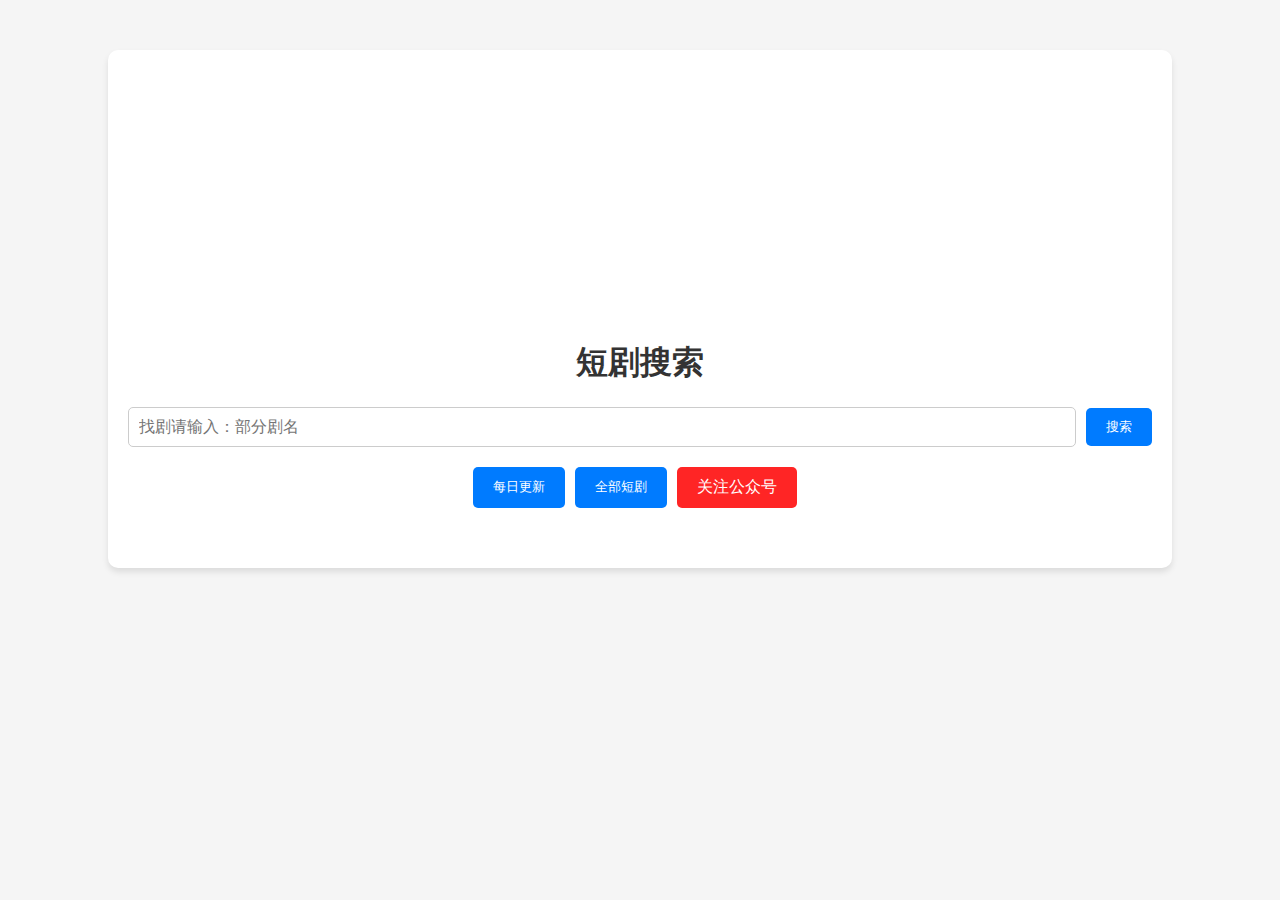
<file: duanju/index.html>
<!DOCTYPE html>
<html lang="en">

<head>
    <meta charset="UTF-8">
    <meta name="viewport" content="width=device-width, initial-scale=1.0">
    <title>短剧搜索</title>
    <style>
        body {
            font-family: 'Arial', sans-serif;
            margin: 0;
            padding: 0;
            background-color: #f5f5f5;
        }

        .container {
            width: 80%;
            margin: 50px auto;
            padding: 20px;
            background-color: #fff;
            border-radius: 10px;
            box-shadow: 0 4px 6px rgba(0, 0, 0, 0.1);
        }

        h1 {
            text-align: center;
            color: #333;
        }

        .search-container {
            display: flex;
            align-items: center;
            margin-bottom: 20px;
        }

        #searchText {
            flex: 1;
            padding: 10px;
            font-size: 16px;
            border: 1px solid #ccc;
            border-radius: 5px;
            margin-right: 10px;
        }

        #searchBtn {
            padding: 10px 20px;
            background-color: #007bff;
            color: #fff;
            border: none;
            border-radius: 5px;
            cursor: pointer;
        }

        #searchBtn:hover {
            background-color: #0056b3;
        }

        .results {
            margin-top: 20px;
            display: flex;
            flex-wrap: wrap;
            justify-content: space-around;
        }

        .result-item {
            width: 45%;
            background-color: #f9f9f9;
            padding: 15px;
            margin-bottom: 20px;
            border-radius: 5px;
        }

        a {
            color: #007bff;
            text-decoration: none;
        }

        #slider {
    width: 100%;
    max-width: 100%;
    height: 250px; /* 默认高度 */
    background-image: url('https://cdn.jsdmirror.cn/gh/88lin/PicX@master/banner.7fulhg6q4hg0.webp');
    background-size: cover;
    background-position: center;
    margin-bottom: 20px;
    border-radius: 10px;
}

/* 在屏幕宽度小于768px时，幻灯片自适应高度 */
@media (max-width: 768px) {
    #slider {
        height: 100px; /* 自适应高度，可根据实际需求调整 */
    }
}

        .button-group {
            display: flex;
            justify-content: center;
            margin-bottom: 20px;
        }

        .api-button {
            padding: 10px 20px;
            background-color: #007bff;
            color: #fff;
            border: none;
            border-radius: 5px;
            cursor: pointer;
            margin-right: 10px;
        }

        a.api-button {
        	background-color: #ff2525;
        }

        .api-button:hover {
            background-color: #0056b3;
        }

        a.api-button:hover {
            background-color: #d40e0e;
        }
        .pagination {
            display: flex;
            justify-content: center;
            margin-top: 20px;
        }

        .page-link {
            padding: 8px 12px;
            margin: 0 5px;
            background-color: #007bff;
            color: #fff;
            text-decoration: none;
            border-radius: 5px;
        }

        .page-link:hover {
            background-color: #0056b3;
        }

        @media (max-width: 768px) {
            .result-item {
                width: 100%;
            }
        }
@media (max-width: 768px) {
    .button-group {
        flex-direction: column; /* 在小屏幕下将按钮垂直排列 */
        align-items: center; /* 水平居中按钮 */
    }

    .api-button {
        margin-bottom: 10px; /* 增加按钮之间的间距 */
    }
}
    </style>
</head>

<body>
    <div class="container">
        <div id="slider"></div>
        <h1>短剧搜索</h1>
        <div class="search-container">
            <input type="text" id="searchText" placeholder="找剧请输入：部分剧名">
            <button id="searchBtn" onclick="searchAPI()">搜索</button>
        </div>
        <div class="button-group">
            <button class="api-button" onclick="dailyUpdate()">每日更新</button>
            <button class="api-button" onclick="getAllShortDramas()">全部短剧</button>
            <a class="api-button" href="https://ch-itboy.github.io/gzh/" target="_blank">关注公众号</a>
        </div>
        <div class="results" id="results"></div>
        <div class="pagination" id="pagination"></div>
    </div>

    <script>
        function searchAPI() {
    // 清除“全部短剧”页面的查询结果
    allShortDramasData = [];
    currentPage = -1;
    document.getElementById('pagination').innerHTML = '';
    
    const searchText = document.getElementById('searchText').value;
    fetch(`https://zy.6789o.com/duanjuapi/search.php?text=${encodeURIComponent(searchText)}`)
        .then(response => response.json())
        .then(data => {
            const resultsDiv = document.getElementById('results');
            resultsDiv.innerHTML = '';
            if (data.code === 200) {
                data.data.forEach(item => {
                    const name = item.name;
                    const viewLink = item.viewlink;
                    const resultElement = document.createElement('div');
                    resultElement.classList.add('result-item');
                    resultElement.innerHTML = `<strong>短剧名称：</strong> ${name}<br><strong>观看地址：</strong> <a href="${viewLink}" target="_blank">${viewLink}</a>`;
                    resultsDiv.appendChild(resultElement);
                });
            } else {
                resultsDiv.innerHTML = '搜索关键词资源名字不能为空';
            }
        })
        .catch(error => {
            console.error('Error:', error);
            document.getElementById('results').innerHTML = 'An error occurred while fetching data';
        });
}

function downloadTxtFile(filename, content) {
    const element = document.createElement('a');
    const file = new Blob([content], { type: 'text/plain' });
    element.href = URL.createObjectURL(file);
    element.download = filename;
    document.body.appendChild(element); // 兼容Firefox
    element.click();
    document.body.removeChild(element);
}

function dailyUpdate() {
    // 清除“全部短剧”页面的查询结果
    allShortDramasData = [];
    currentPage = -1;
    document.getElementById('pagination').innerHTML = '';
    
    fetch('https://zy.6789o.com/duanjuapi/today.php')
        .then(response => response.json())
        .then(data => {
            const resultsDiv = document.getElementById('results');
            resultsDiv.innerHTML = ''; // 清空先前的结果

            if (data.code === 1) {
                if (data.data && Array.isArray(data.data)) {
                    data.data.forEach(item => {
                        const name = item.name;
                        const viewLink = item.viewlink;

                        const resultElement = document.createElement('div');
                        resultElement.classList.add('result-item');
                        resultElement.innerHTML = `<strong>短剧名称：</strong> ${name}<br><strong>观看地址：</strong> <a href="${viewLink}" target="_blank">${viewLink}</a>`;
                        resultsDiv.appendChild(resultElement);
                    });
                } else {
                    resultsDiv.innerHTML = 'No daily update information available';
                }
            } else {
                resultsDiv.innerHTML = 'Daily update data not found';
            }
        })
        .catch(error => {
            console.error('Daily Update Error:', error);
            document.getElementById('results').innerHTML = 'An error occurred while fetching daily update data';
        });
}
               let currentPage = 1;
        const itemsPerPage = 20;
        let allShortDramasData = [];

        function displayResults() {
            const startIndex = (currentPage - 1) * itemsPerPage;
            const endIndex = startIndex + itemsPerPage;
            const currentPageData = allShortDramasData.slice(startIndex, endIndex);

            const resultsDiv = document.getElementById('results');
            resultsDiv.innerHTML = ''; // 清空之前的结果

            currentPageData.forEach(item => {
                const name = item.name;
                const viewLink = item.viewlink;

                const resultElement = document.createElement('div');
                resultElement.classList.add('result-item');
                resultElement.innerHTML = `<strong>短剧名称：</strong> ${name}<br><strong>观看地址：</strong> <a href="${viewLink}" target="_blank">${viewLink}</a>`;
                resultsDiv.appendChild(resultElement);
            });

            updatePagination();
        }

        function updatePagination() {
    const totalPages = Math.ceil(allShortDramasData.length / itemsPerPage);
    const paginationDiv = document.getElementById('pagination');
    paginationDiv.innerHTML = '';

    let prevArrow = null;
    if (currentPage > 1) {
        prevArrow = createPaginationArrow('上一页', currentPage - 1);
    }
    if (prevArrow) {
        paginationDiv.appendChild(prevArrow);
    }
    
    let startPage = currentPage > 4 ? currentPage - 2 : 1;
    let endPage = startPage + 4 < totalPages ? startPage + 4 : totalPages;

    if (startPage > 1) {
        const firstPageLink = createPaginationLink(1);
        paginationDiv.appendChild(firstPageLink);
        if (startPage > 2) {
            const ellipsis = createPaginationEllipsis();
            paginationDiv.appendChild(ellipsis);
        }
    }

    for (let i = startPage; i <= endPage; i++) {
        const pageLink = createPaginationLink(i);
        paginationDiv.appendChild(pageLink);
    }

    if (endPage < totalPages) {
        if (endPage < totalPages - 1) {
            const ellipsis = createPaginationEllipsis();
            paginationDiv.appendChild(ellipsis);
        }
        const lastPageLink = createPaginationLink(totalPages);
        paginationDiv.appendChild(lastPageLink);
    }
}

        function createPaginationLink(pageNum) {
            const pageLink = document.createElement('a');
            pageLink.classList.add('page-link');
            pageLink.href = '#';
            pageLink.textContent = pageNum;
            pageLink.onclick = () => {
                currentPage = pageNum;
                displayResults();
            };
            return pageLink;
        }

        function createPaginationArrow(text, pageNum) {
            const pageArrow = document.createElement('a');
            pageArrow.classList.add('page-link');
            pageArrow.href = '#';
            pageArrow.textContent = text;
            pageArrow.onclick = () => {
                currentPage = pageNum;
                displayResults();
            };
            return pageArrow;
        }

        function createPaginationEllipsis() {
            const ellipsis = document.createElement('span');
            ellipsis.textContent = '...';
            return ellipsis;
        }

        function getAllShortDramas() {
            fetch('https://zy.6789o.com/duanjuapi/list.php')
                .then(response => response.json())
                .then(data => {
                    allShortDramasData = data.data;
                    currentPage = 1;
                    displayResults();
                })
                .catch(error => {
                    console.error('Get All Short Dramas Error:', error);
                    document.getElementById('results').innerHTML = 'An error occurred while fetching all short dramas data';
                });
        }
    </script>
</body>
</html>
</file>
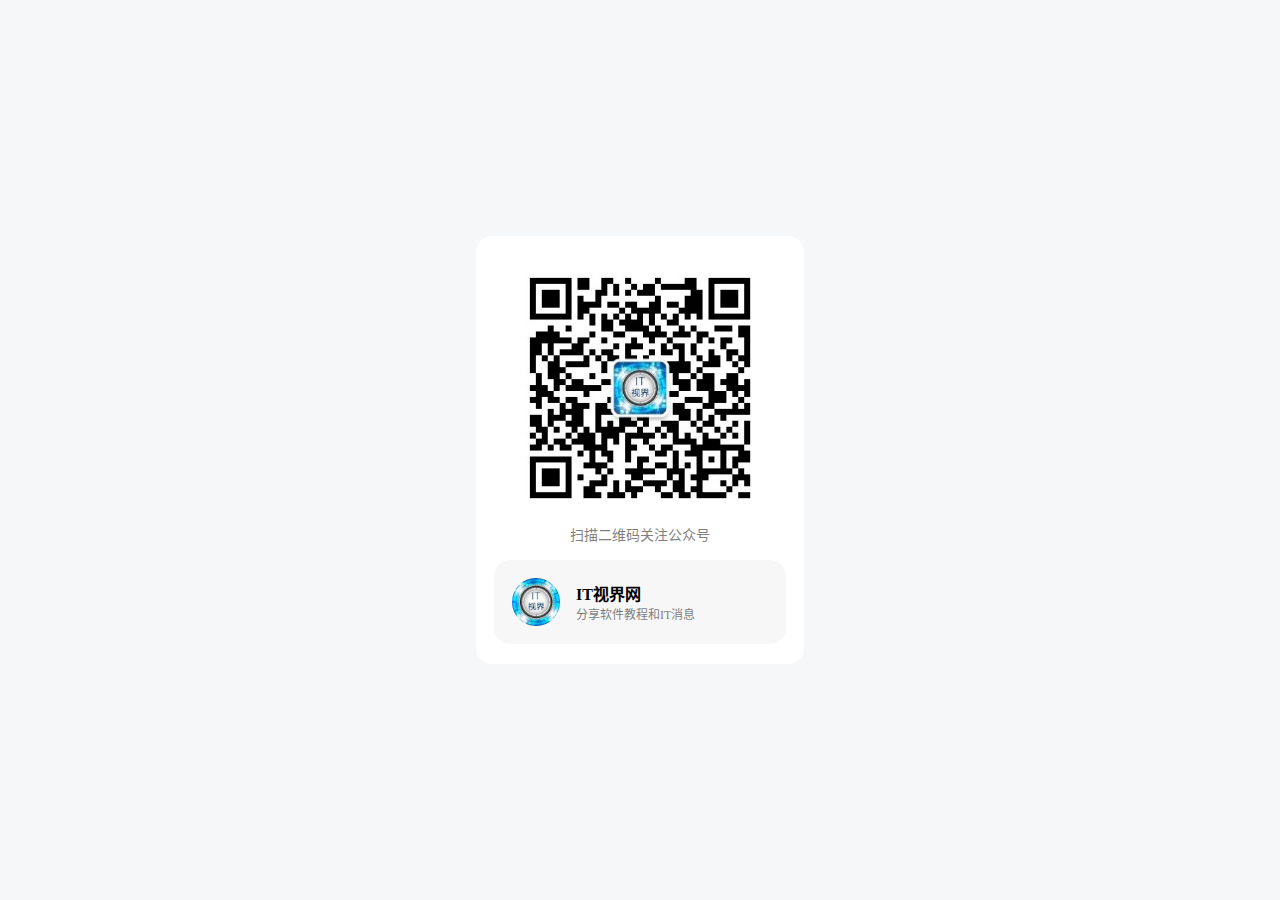
<file: gzh/index.html>
<!DOCTYPE html>
<html lang="zh-cn">
<head>
  <meta charset="UTF-8">
  <meta http-equiv="X-UA-Compatible" content="IE=edge">
  <meta name="viewport" content="width=device-width, initial-scale=1.0">
  <title>关注 IT视界网 微信公众号</title>
  <link rel="stylesheet" href="./main.css">
  <link rel="icon" type="image/x-icon" href="./img/head.jpeg">
  <link rel="apple-touch-icon" href="./img/head.jpeg">
  <meta name="apple-mobile-web-app-title" content="故人">
  <link rel="bookmark" href="./img/head.jpeg">
  <link rel="apple-touch-icon-precomposed" sizes="180x180" href="./img/head.jpeg">
  <meta name="description" content="关注IT视界微信公众号，获取更多最新的资源、科技、开发相关文章。">
  <meta name="theme-color" content="#f6f7f8">
</head>
<body>
  <div class="wechatOA">
    <div class="wechat-card">
      <img src="./img/qrcode.jpg" class="qrcode" alt="qrcode">
      <div class="tips">扫描二维码关注公众号</div>
      <div class="wechatOA-card">
        <div class="wechatOA-head"></div>
        <div class="wechatOA-info">
          <div class="wechatOA-name">IT视界网</div>
          <div class="wechatOA-description">分享软件教程和IT消息</div>
        </div>
      </div>
    </div>
  </div>
  <script src="./main.js"></script>
</body>
</html>
</file>
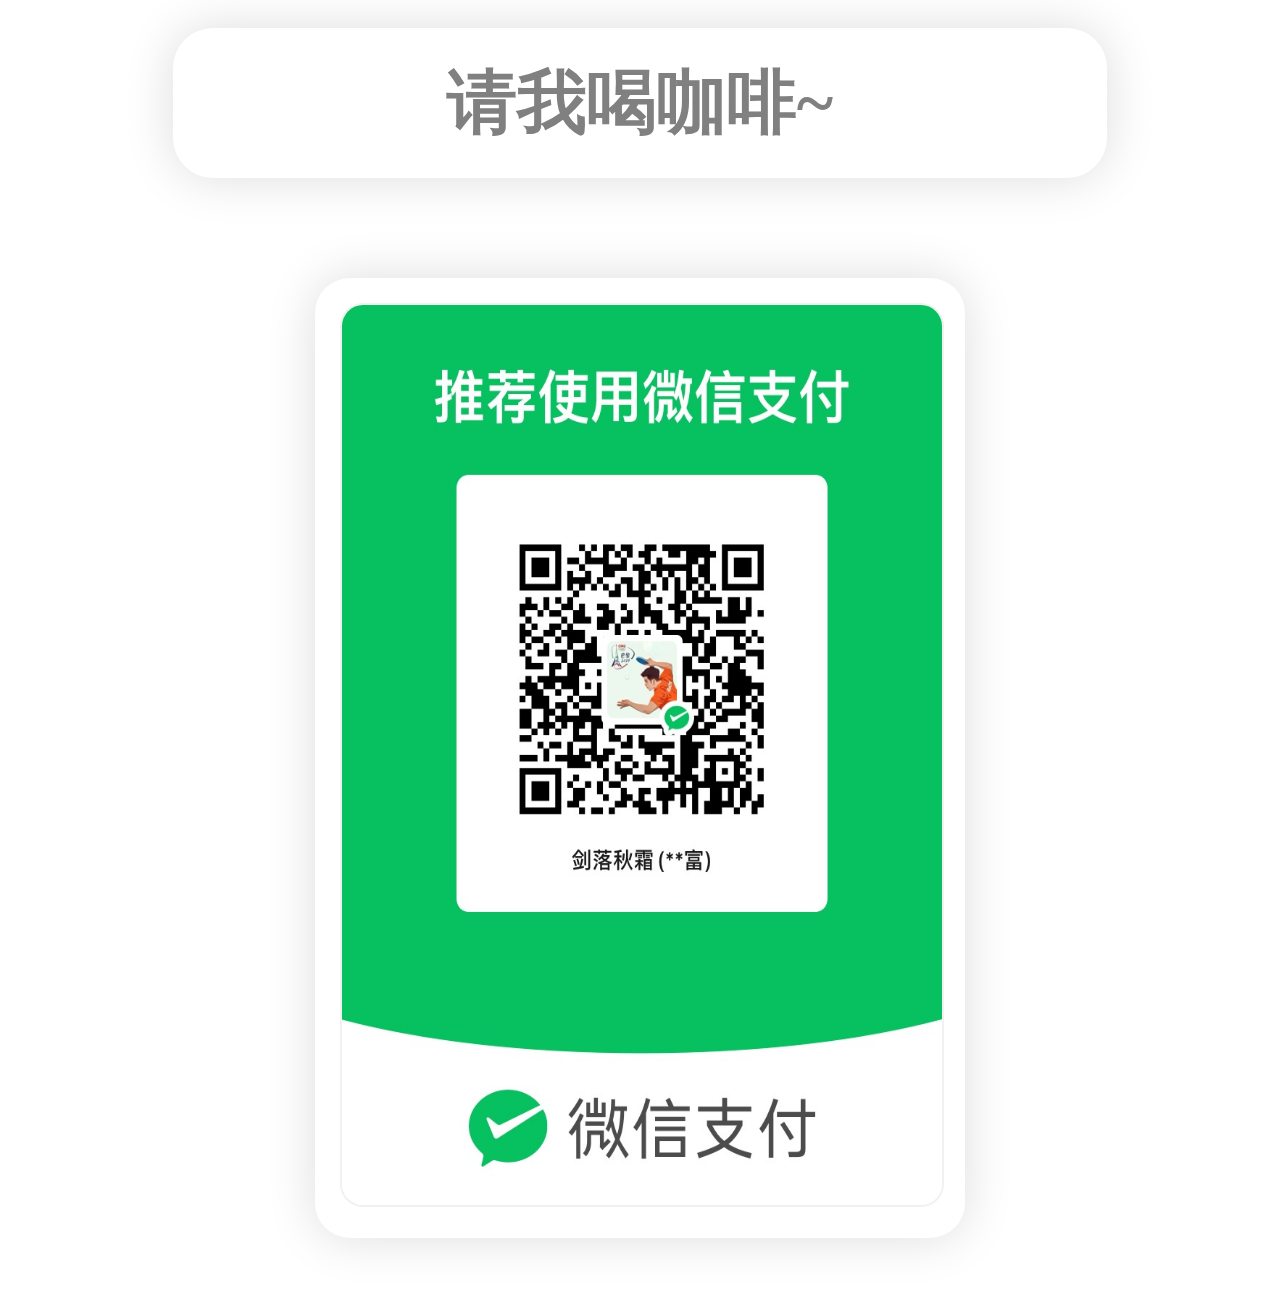
<file: wxsk/index.html>
<!doctype html>
<html>
    <head>
        <meta charset="utf-8">
        <title>这里是捐赠页面</title>
        <link rel="icon" href="https://ch-itboy.github.io/favicon.png">
        <link rel="shortcut icon" href="https://ch-itboy.github.io/favicon.png">
        <style>
            #body{
                text-align: center;
            }
            .title{
                display: inline-block;
                width: 70%;
                margin-top: 20px;
                border-radius: 40px;
                padding: 25px;
                height: 100px;
                background-color:#fff;
                margin-bottom: 45px;
                color: gray;
                font-size: 70px;
                font-weight: bold;
                line-height: 100px;
                box-shadow: 0px 0px 50px #ddd;
            }
            .imgbox{
                display: inline-block;
                width: 80%;
                border-radius: 40px;
                padding: 25px;
                height: 100%;
                background-color:#fff;
            }
            .inbox{
                display: inline-block;
                width: 600px;
                height: 910px;
                border-radius: 35px;
                padding: 25px;
                background-color:#fff;
                margin: 30px;
                box-shadow: 0px 0px 50px #ddd;
            }
            .img{
                border-radius: 23px;
                border: 2px solid #f1f1f1;
            }
        </style>
    </head>
    <body>
        <div id="body">
            <div class="title">请我喝咖啡~</div>
                <div class="imgbox">
                    <div class="inbox"><img class="img" src="./wxsk.jpeg" width="600px" height="900px" alt="收款码"></div>
                </div>
        </div>
        
    </body>
</html>
</file>
<file: gzh/main.css>
body {
  background: #f6f7f8;
  margin: 0;
  padding: 0;
}

.wechatOA {
  position: relative;
  display: flex;
  flex-direction: column;
  justify-content: space-between;
  align-items: center;
  height: var(--vh);
}

.wechat-card {
  background: #fff;
  max-width: 428px;
  max-height: 569px;
  border-radius: 16px;
  padding: 24px 36px 20px 36px;
  display: flex;
  flex-direction: column;
  margin: auto;
  align-items: center;
}

.qrcode {
  width: 256px;
  height: 256px;
  display: flex;
}

.tips {
  font-size: 14px;
  color: #000;
  opacity: 0.5;
  margin-top: 8px;
}

.wechatOA-card {
  width: 100%;
  display: flex;
  margin-top: 16px;
  background: #F7F7F7;
  padding: 18px;
  border-radius: 16px;
  align-items: center;
}

.wechatOA-head {
  width: 48px;
  height: 48px;
  background-image: url(./img/head.jpeg);
  border-radius: 68px;
  background-size: contain;
  margin-right: 16px;
}

.wechatOA-name {
  font-weight: bold;
}

.wechatOA-description {
  font-size: 12px;
  color: #000;
  opacity: 0.5;
}

a.help {
  font-size: 14px;
  color: #000;
  opacity: 0.5;
  text-decoration: none;
  margin: 20px 0;
}

a.help:visited {
  color: #000;
}
</file>
